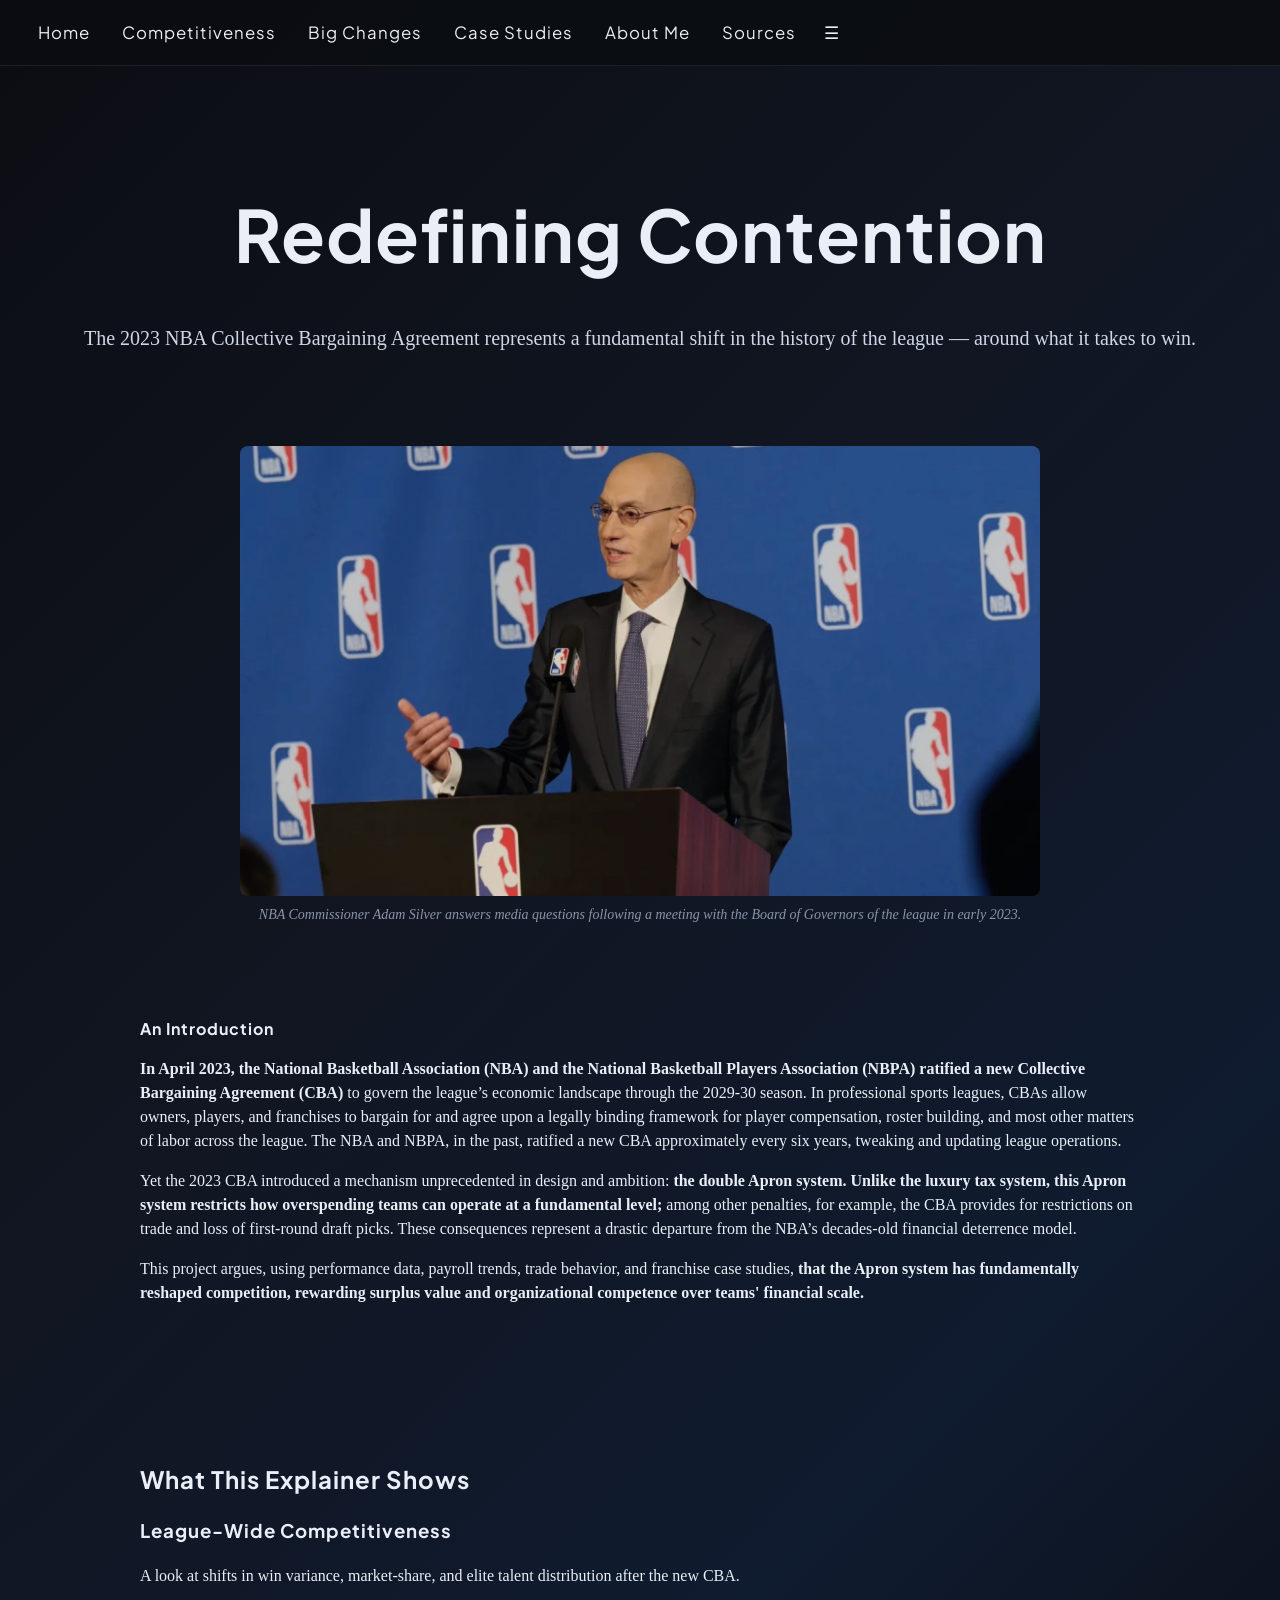
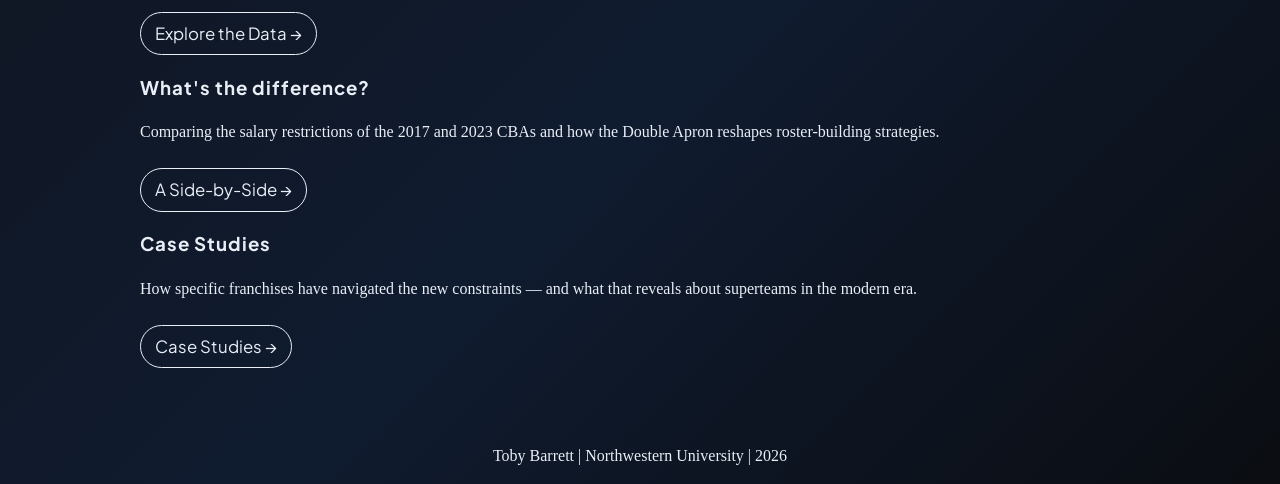
<file: index.html>
<!DOCTYPE html>
<html lang="en">

<head>
  <meta charset="UTF-8" />
  <meta name="viewport" content="width=device-width, initial-scale=1.0" />
  <title>Redefining Contention | The 2023 NBA CBA</title>
  <link href="https://fonts.googleapis.com/css2?family=Plus+Jakarta+Sans:wght@400;500;600&display=swap" rel="stylesheet">
  <link rel="stylesheet" href="style.css">
</head>

<body>

  <!-- nav bar content, different buttons-->
  <div class="navbar">
    <!--separate buttons on the nav that lead to different web pages-->
    <div class="nav-buttons">
      <a href="index.html" class="nav-item">Home</a>
      <a href="metrics.html" class="nav-item">Competitiveness</a>
      <a href="comparison.html" class="nav-item">Big Changes</a>
      <a href="cases.html" class="nav-item">Case Studies</a>
      <a href="aboutme.html" class="nav-item">About Me</a>
      <a href="sources.html" class="nav-item">Sources</a>
    </div>
    <div class="nav-item hamburger">☰</div>
  </div>

  <!-- hero -->
  <section class="hero">
      <h1>Redefining Contention</h1>
      <p class="heading subhead">
        The 2023 NBA Collective Bargaining Agreement represents a fundamental shift in the history of the league — around what it takes to win. 
      </p>
  </section>

<!-- picture of Adam Silver-->
<figure class="img-container">
  <img src="adamsilverrrrrr.jpg" alt="Adam Silver" class="hero-img">
  <figcaption class="img-caption">NBA Commissioner Adam Silver answers media questions following a meeting with the Board of Governors of the league in early 2023.
  </figcaption>
</figure>

  <!--introduction section, explaining what this webpage is about-->
  <section class="container intro">
    <p class="kicker">An Introduction</p>
    <p><strong>In April 2023, the National Basketball Association (NBA) and the National Basketball Players Association (NBPA) ratified a new Collective Bargaining Agreement (CBA)</strong> to govern the league’s economic landscape through the 2029-30 season. In professional sports leagues, CBAs allow owners, players, and franchises to bargain for and agree upon a legally binding framework for player compensation, roster building, and most other matters of labor across the league. The NBA and NBPA, in the past, ratified a new CBA approximately every six years, tweaking and updating league operations. 
    </p>
    <p>Yet the 2023 CBA introduced a mechanism unprecedented in design and ambition:<strong> the double Apron system. Unlike the luxury tax system, this Apron system restricts how overspending teams can operate at a fundamental level;</strong> among other penalties, for example, the CBA provides for restrictions on trade and loss of first-round draft picks. These consequences represent a drastic departure from the NBA’s decades-old financial deterrence model.
    </p>
    <p> This project argues, using performance data, payroll trends, trade behavior, and franchise case studies, <strong>that the Apron system has fundamentally reshaped competition, rewarding surplus value and organizational competence over teams' financial scale.</strong>
    </p>
  </section>

  <!-- links to other pages -->
  <section class="container other-pages">
    <h2>What This Explainer Shows</h2>

    <div>

      <div>
        <h3>League-Wide Competitiveness</h3>
        <p>
          A look at shifts in win variance, market-share, and elite talent distribution after the new CBA.
        </p>
        <a href="metrics.html" class="button">Explore the Data →</a>
      </div>

      <div>
        <h3>What's the difference?</h3>
        <p>
          Comparing the salary restrictions of the 2017 and 2023 CBAs and how the Double Apron reshapes roster-building
          strategies.
        </p> 
        <a href="comparison.html" class="button"> A Side-by-Side →</a>
      </div>

      <div>
        <h3>Case Studies</h3>
        <p>
          How specific franchises have navigated the new constraints — and what that reveals
          about superteams in the modern era.
        </p> 
        <a href="cases.html" class="button">Case Studies →</a>
      </div>
    </div>
  </section>

  <!-- footer -->
  <footer class="footer">
    <p>
      Toby Barrett | Northwestern University | 2026
    </p>
  </footer>

  <script src="nav.js"></script>
</body>
<script src="nav.js"></script>
</html>
</file>
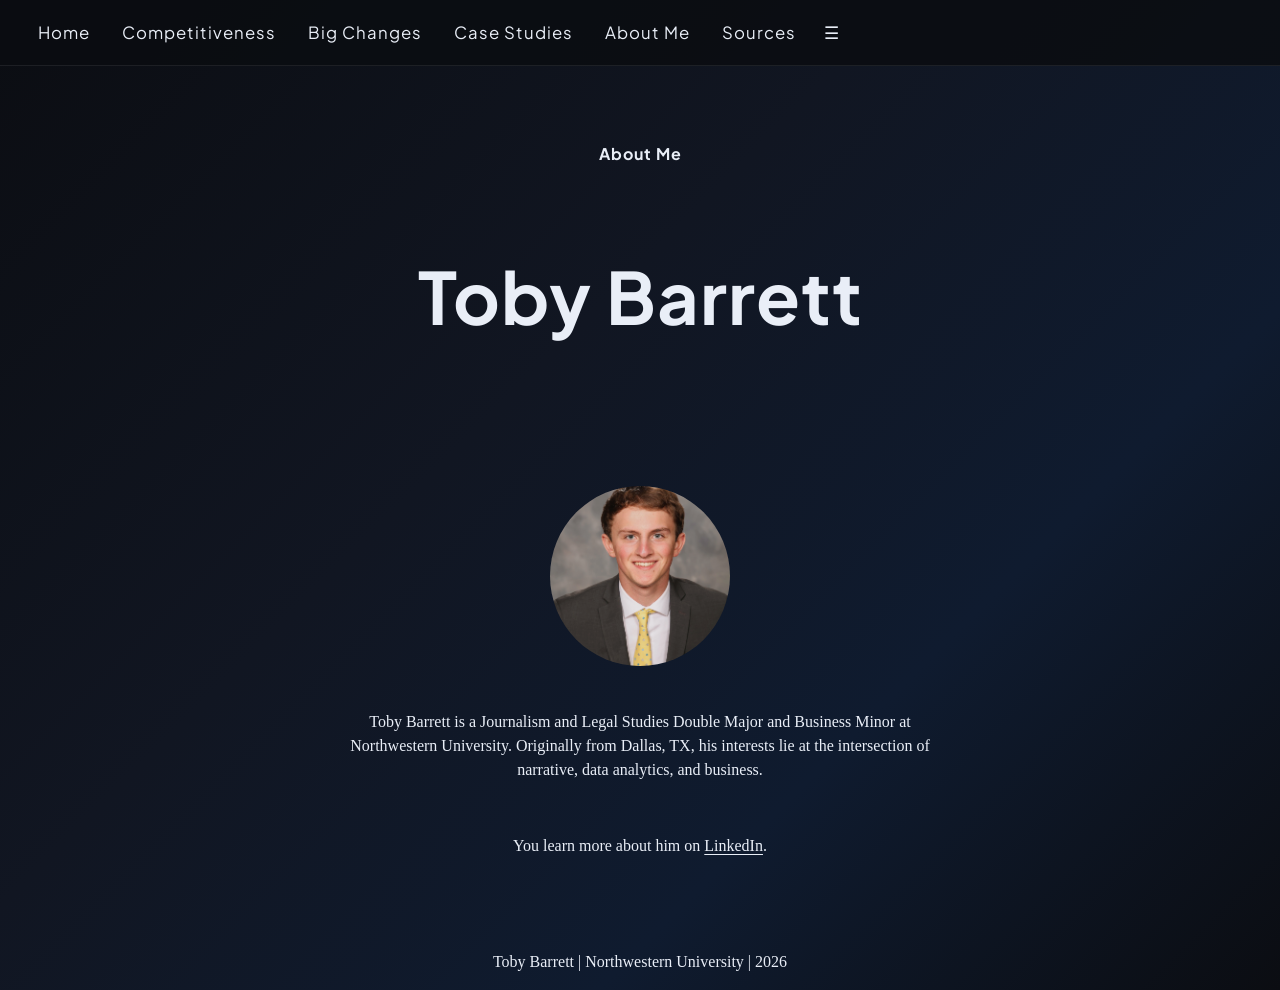
<file: aboutme.html>
<!DOCTYPE html>
<html lang="en">

<head>
  <meta charset="UTF-8" />
  <meta name="viewport" content="width=device-width, initial-scale=1.0" />
  <title>Redefining Contention | The 2023 NBA CBA</title>
  <link href="https://fonts.googleapis.com/css2?family=Plus+Jakarta+Sans:wght@400;500;600&display=swap" rel="stylesheet">
  <link rel="stylesheet" href="style.css">
</head>

<body>

  <!-- nav bar content, different buttons-->
  <div class="navbar">
    <!--separate buttons on the nav that lead to different web pages-->
    <div class="nav-buttons">
      <a href="index.html" class="nav-item">Home</a>
      <a href="metrics.html" class="nav-item">Competitiveness</a>
      <a href="comparison.html" class="nav-item">Big Changes</a>
      <a href="cases.html" class="nav-item">Case Studies</a>
      <a href="aboutme.html" class="nav-item">About Me</a>
      <a href="sources.html" class="nav-item">Sources</a>
    </div>
    <div class="nav-item hamburger">☰</div>
  </div>

<!-- hero -->
  <section class="hero">
    <p class="kicker">About Me</p>
    <h1>Toby Barrett</h1>
  </section>

  <!-- about content -->
  <section class="container about-section">
    <img src="BarrettTobias headshot.jpg" alt="Toby Barrett" class="headshot" />
    <p>
      Toby Barrett is a Journalism and Legal Studies Double Major and Business Minor at Northwestern University. Originally from Dallas, TX, his interests lie at the intersection of narrative, data analytics, and business.
    </p>
    <p>
      You learn more about him on <a href="https://www.linkedin.com/in/tobyybarrett/" class="about-link">LinkedIn</a>.
    </p>
  </section>

  <!-- footer -->
  <footer class="footer">
    <p>Toby Barrett | Northwestern University | 2026</p>
  </footer>

<script src="nav.js"></script>

</body>
</html>
</file>
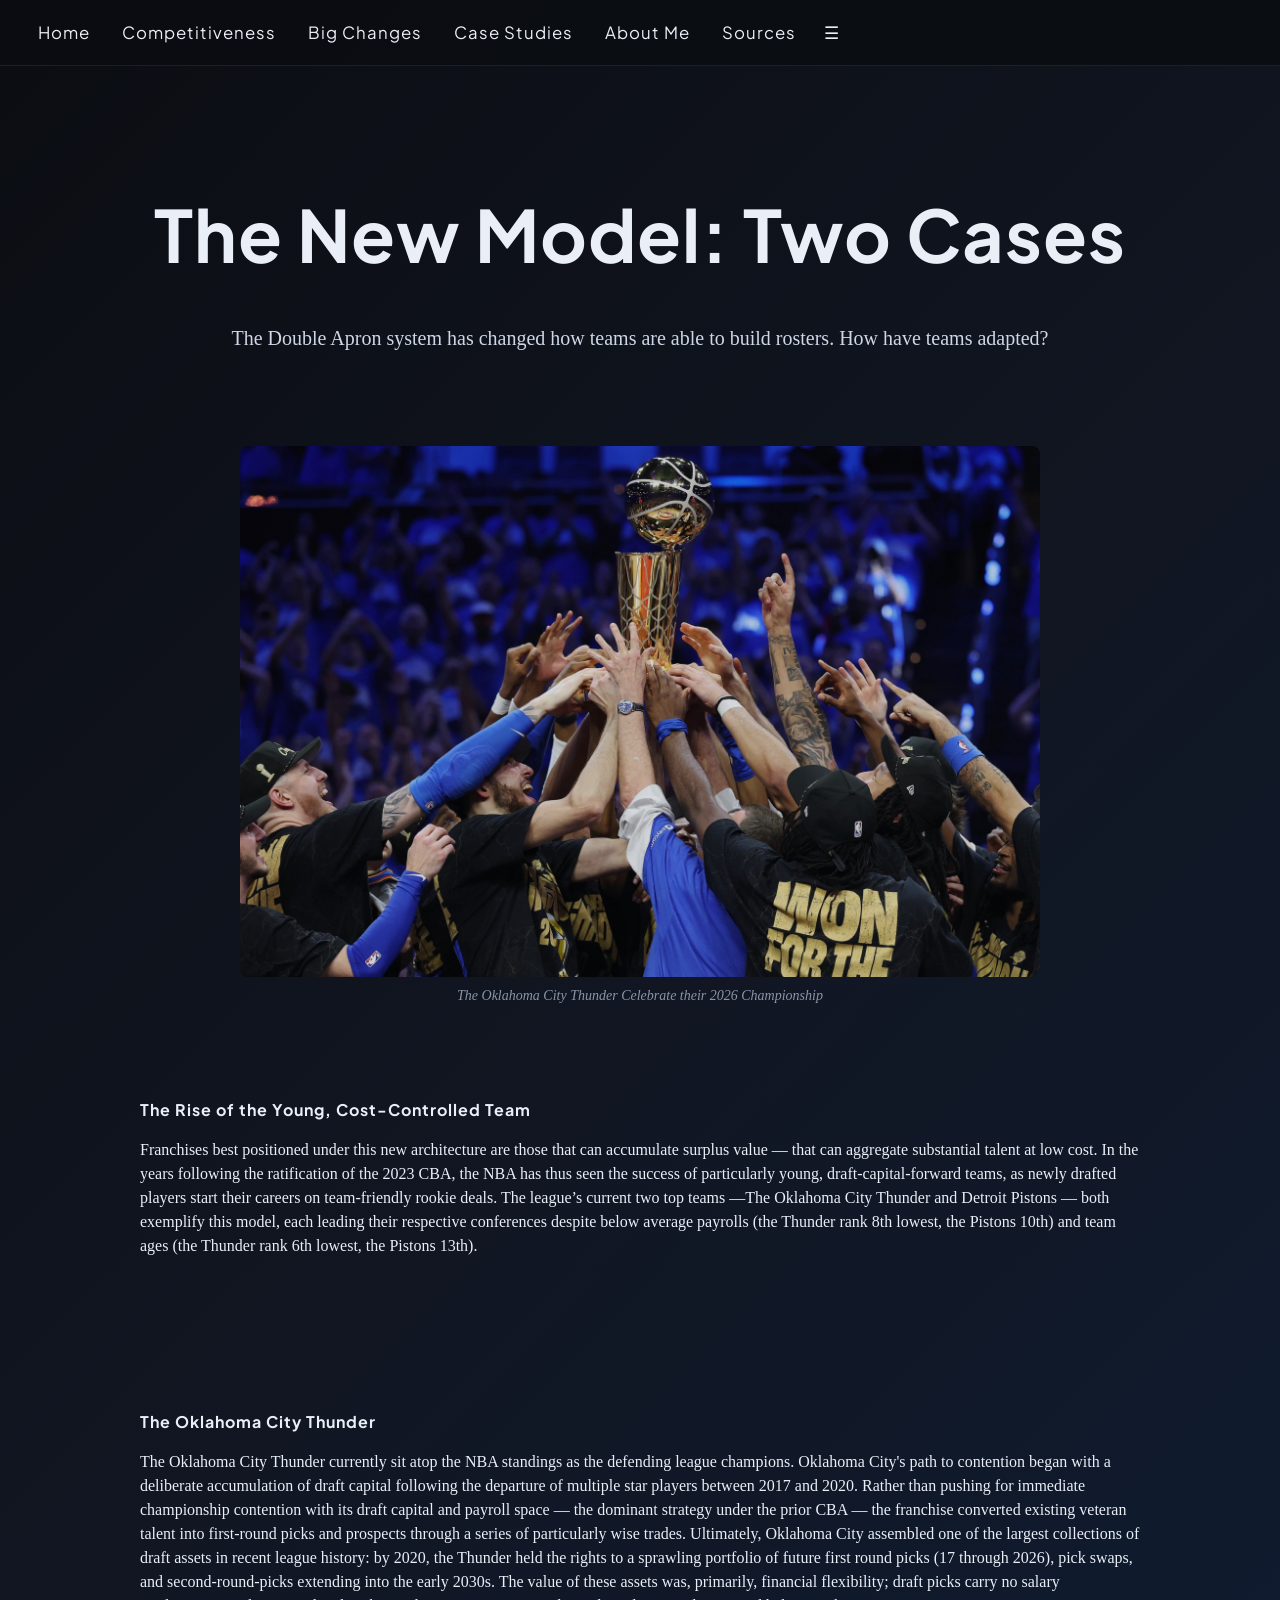
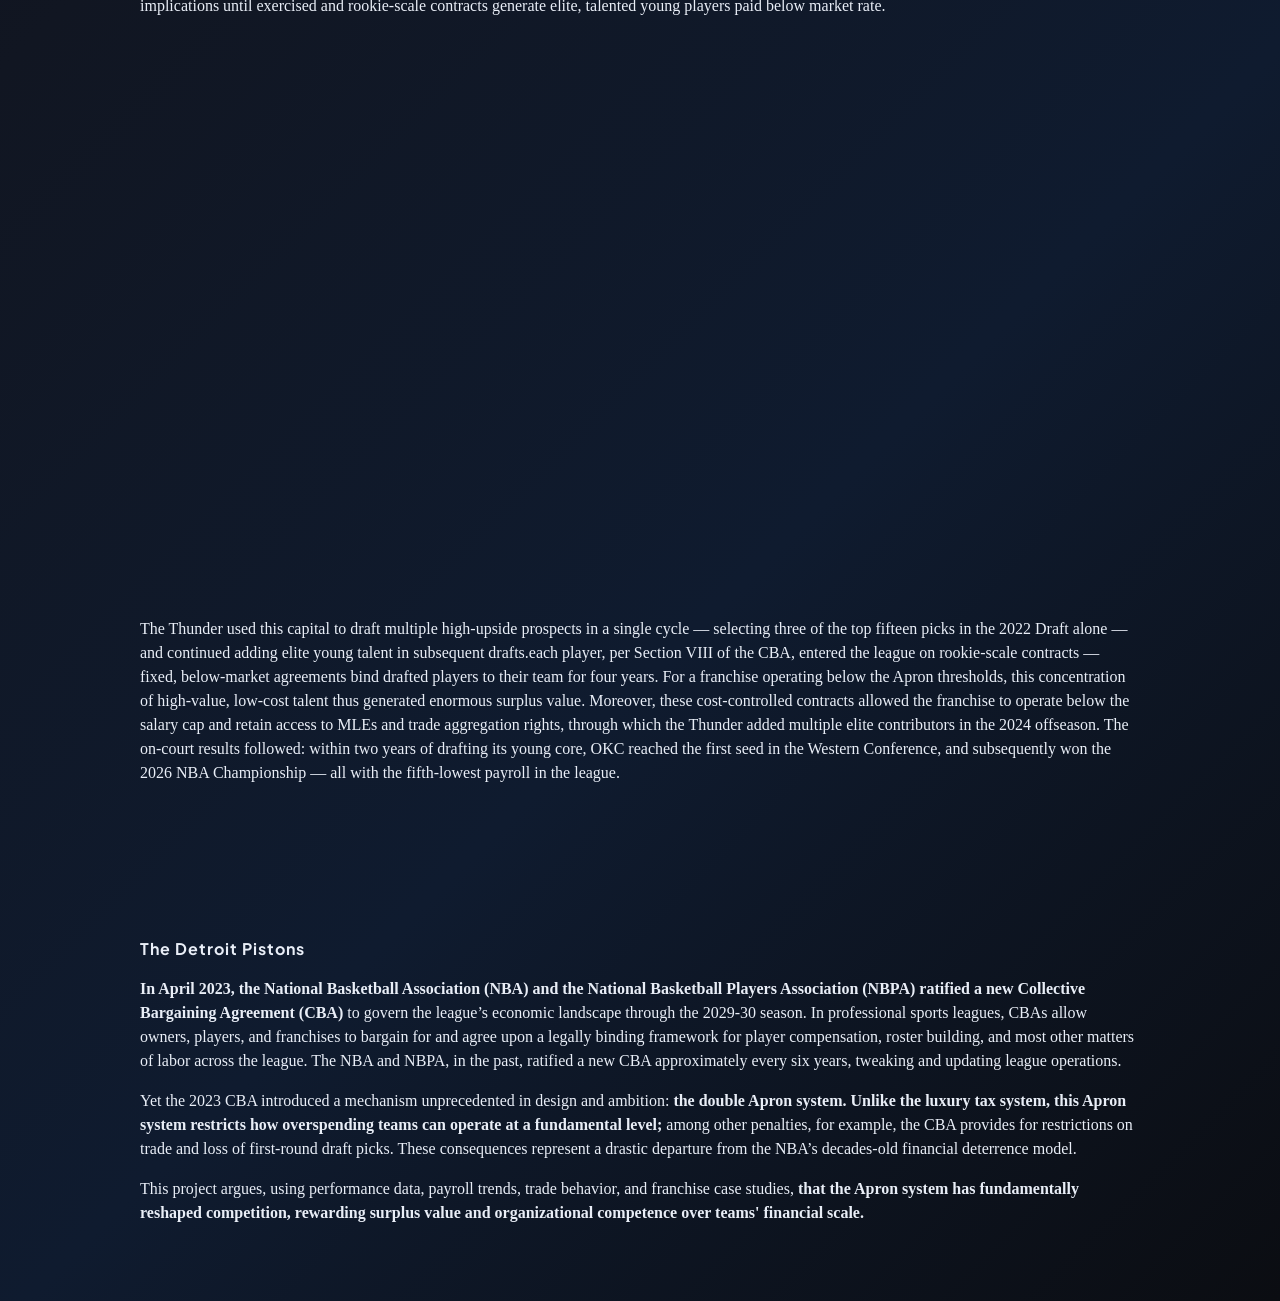
<file: cases.html>
<!DOCTYPE html>
<html lang="en">

<head>
  <meta charset="UTF-8" />
  <meta name="viewport" content="width=device-width, initial-scale=1.0" />
  <title>Redefining Contention | The 2023 NBA CBA</title>
  <link href="https://fonts.googleapis.com/css2?family=Plus+Jakarta+Sans:wght@400;500;600&display=swap" rel="stylesheet">
  <link rel="stylesheet" href="style.css">
</head>

<body>

  <!-- nav bar content, different buttons-->
  <div class="navbar">
    <!--separate buttons on the nav that lead to different web pages-->
    <div class="nav-buttons">
      <a href="index.html" class="nav-item">Home</a>
      <a href="metrics.html" class="nav-item">Competitiveness</a>
      <a href="comparison.html" class="nav-item">Big Changes</a>
      <a href="cases.html" class="nav-item">Case Studies</a>
      <a href="aboutme.html" class="nav-item">About Me</a>
      <a href="sources.html" class="nav-item">Sources</a>
    </div>
    <div class="nav-item hamburger">☰</div>
  </div>

<!-- hero -->
  <section class="hero">
      <h1>The New Model: Two Cases</h1>
      <p class="heading subhead">
      The Double Apron system has changed how teams are able to build rosters. How have teams adapted?
      </p>
  </section>

  <!--picture of OKC Thunder-->
<figure class="img-container">
  <img src="zthundercelebrating.jpg" alt="OKC Thunder 2026 Championship" class="hero-img">
  <figcaption class="img-caption">The Oklahoma City Thunder Celebrate their 2026 Championship
  </figcaption>
</figure>

 <!--intro to cases-->
  <section class="container intro">
    <p class="kicker">The Rise of the Young, Cost-Controlled Team</p>
    <p> Franchises best positioned under this new architecture are those that can accumulate surplus value — that can aggregate substantial talent at low cost. In the years following the ratification of the 2023 CBA, the NBA has thus seen the success of particularly young, draft-capital-forward teams, as newly drafted players start their careers on team-friendly rookie deals. The league’s current two top teams —The Oklahoma City Thunder and Detroit Pistons — both exemplify this model, each leading their respective conferences despite below average payrolls (the Thunder rank 8th lowest, the Pistons 10th) and team ages (the Thunder rank 6th lowest, the Pistons 13th).
    </p>
  </section>

  <!--Thunder case study-->
  <section class="container intro">
    <p class="kicker">The Oklahoma City Thunder</p>
    <p>The Oklahoma City Thunder currently sit atop the NBA standings as the defending league champions. Oklahoma City's path to contention began with a deliberate accumulation of draft capital following the departure of multiple star players between 2017 and 2020. Rather than pushing for immediate championship contention with its draft capital and payroll space — the dominant strategy under the prior CBA — the franchise converted existing veteran talent into first-round picks and prospects through a series of particularly wise trades. Ultimately, Oklahoma City assembled one of the largest collections of draft assets in recent league history: by 2020, the Thunder held the rights to a sprawling portfolio of future first round picks (17 through 2026), pick swaps, and second-round-picks extending into the early 2030s. The value of these assets was, primarily, financial flexibility; draft picks carry no salary implications until exercised and rookie-scale contracts generate elite, talented young players paid below market rate. 
    </p>
    <div class="video-wrapper">
  <iframe src="https://www.youtube.com/embed/spmBNxDA3HY?si=5pwbggqavjssM1fn" title="YouTube video player" frameborder="0" allow="accelerometer; autoplay; clipboard-write; encrypted-media; gyroscope; picture-in-picture; web-share" referrerpolicy="strict-origin-when-cross-origin" allowfullscreen></iframe>
</div>
    <p>The Thunder used this capital to draft multiple high-upside prospects in a single cycle — selecting three of the top fifteen picks in the 2022 Draft alone — and continued adding elite young talent in subsequent drafts.each player, per Section VIII of the CBA, entered the league on rookie-scale contracts — fixed, below-market agreements bind drafted players to their team for four years. For a franchise operating below the Apron thresholds, this concentration of high-value, low-cost talent thus generated enormous surplus value. Moreover, these cost-controlled contracts allowed the franchise to operate below the salary cap and retain access to MLEs and trade aggregation rights, through which the Thunder added multiple elite contributors in the 2024 offseason. The on-court results followed: within two years of drafting its young core, OKC reached the first seed in the Western Conference, and subsequently won the 2026 NBA Championship — all with the fifth-lowest payroll in the league.
    </p>
  </section>

<!--Pistons case study-->
  <section class="container intro">
    <p class="kicker">The Detroit Pistons</p>
    <p><strong>In April 2023, the National Basketball Association (NBA) and the National Basketball Players Association (NBPA) ratified a new Collective Bargaining Agreement (CBA)</strong> to govern the league’s economic landscape through the 2029-30 season. In professional sports leagues, CBAs allow owners, players, and franchises to bargain for and agree upon a legally binding framework for player compensation, roster building, and most other matters of labor across the league. The NBA and NBPA, in the past, ratified a new CBA approximately every six years, tweaking and updating league operations. 
    </p>
    <p>Yet the 2023 CBA introduced a mechanism unprecedented in design and ambition:<strong> the double Apron system. Unlike the luxury tax system, this Apron system restricts how overspending teams can operate at a fundamental level;</strong> among other penalties, for example, the CBA provides for restrictions on trade and loss of first-round draft picks. These consequences represent a drastic departure from the NBA’s decades-old financial deterrence model.
    </p>
    <p> This project argues, using performance data, payroll trends, trade behavior, and franchise case studies, <strong>that the Apron system has fundamentally reshaped competition, rewarding surplus value and organizational competence over teams' financial scale.</strong>
    </p>
  </section>

  <script src="nav.js"></script>
</body>
</file>
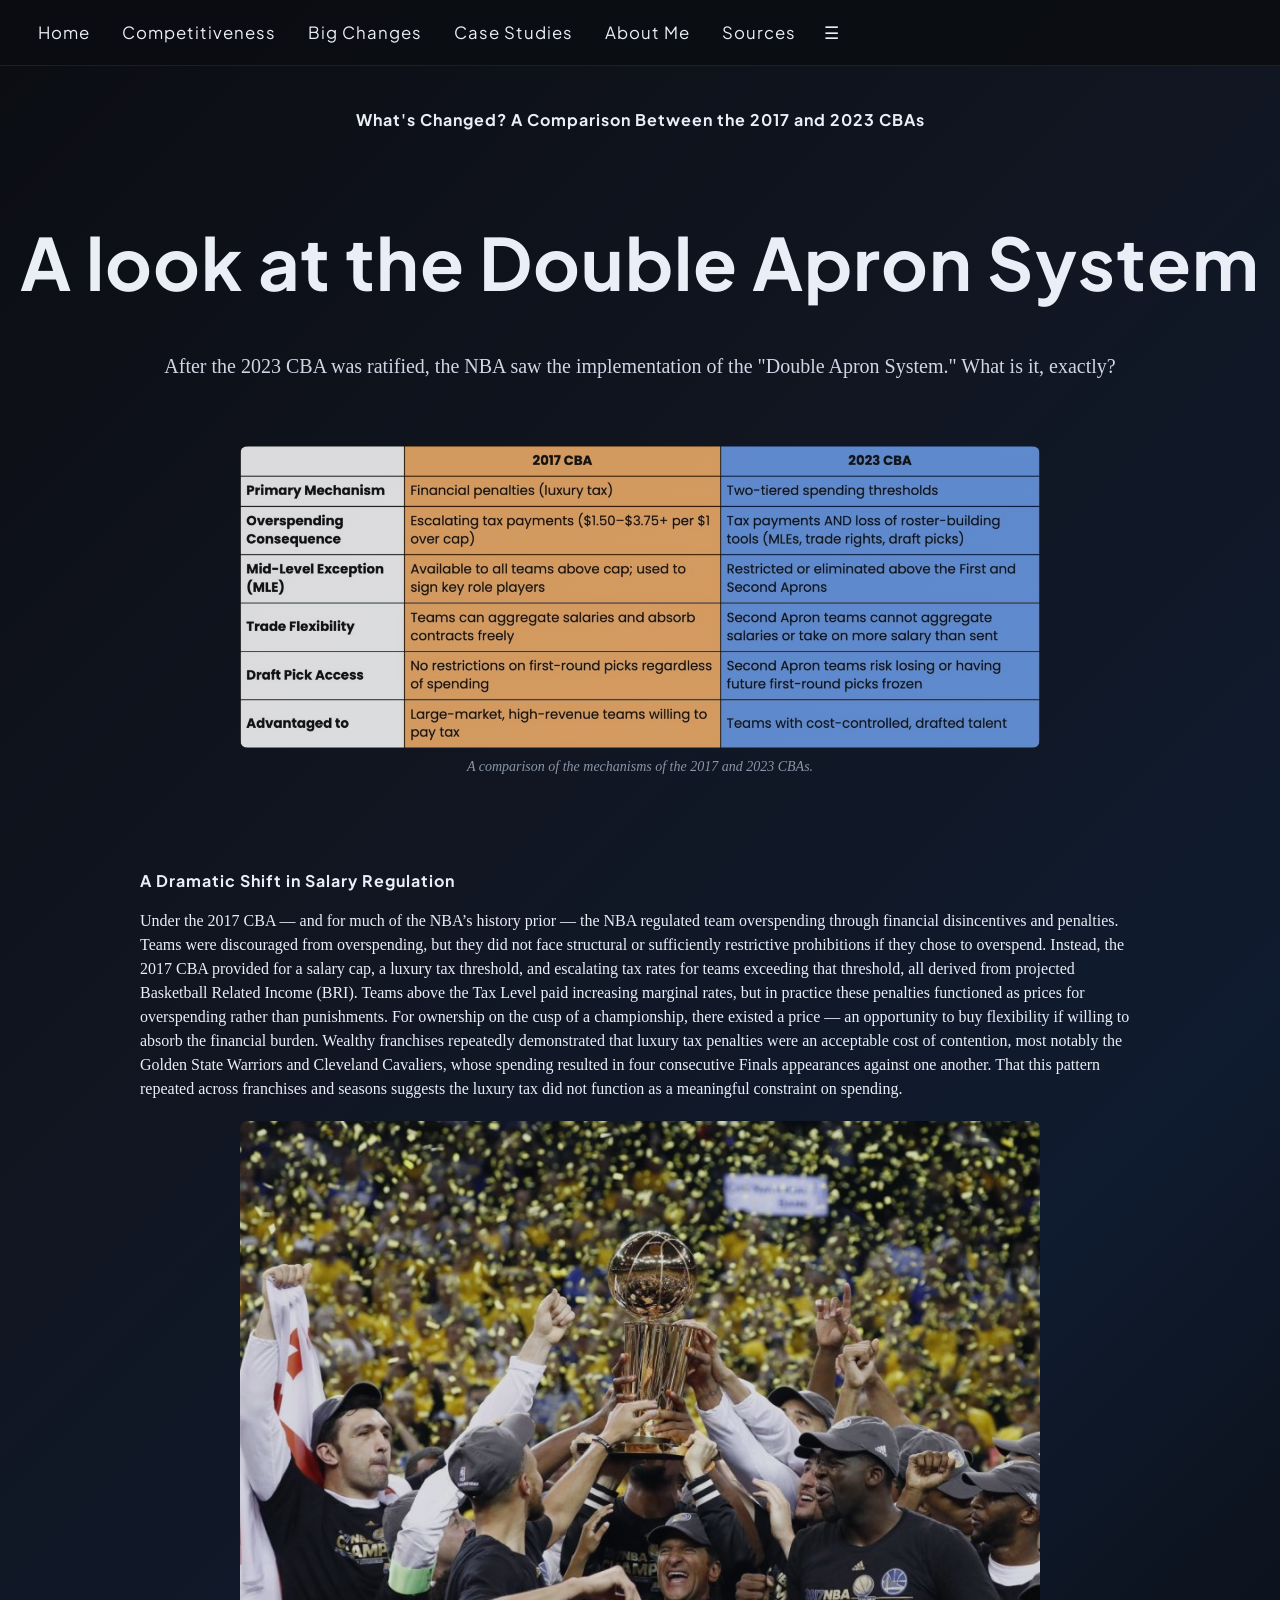
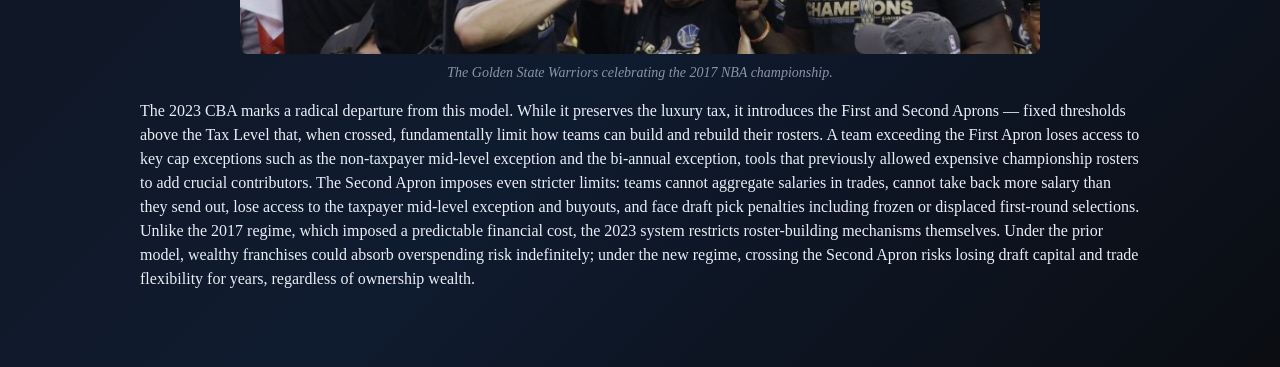
<file: comparison.html>
<!DOCTYPE html>
<html lang="en">

<head>
  <meta charset="UTF-8" />
  <meta name="viewport" content="width=device-width, initial-scale=1.0" />
  <title>Redefining Contention | The 2023 NBA CBA</title>
  <link href="https://fonts.googleapis.com/css2?family=Plus+Jakarta+Sans:wght@400;500;600&display=swap" rel="stylesheet">
  <link rel="stylesheet" href="style.css">
</head>

<body>

  <!-- nav bar content, different buttons-->
  <div class="navbar">
    <!--separate buttons on the nav that lead to different web pages-->
    <div class="nav-buttons">
      <a href="index.html" class="nav-item">Home</a>
      <a href="metrics.html" class="nav-item">Competitiveness</a>
      <a href="comparison.html" class="nav-item">Big Changes</a>
      <a href="cases.html" class="nav-item">Case Studies</a>
      <a href="aboutme.html" class="nav-item">About Me</a>
      <a href="sources.html" class="nav-item">Sources</a>
    </div>
    <div class="nav-item hamburger">☰</div>
  </div>

  <!-- hero -->
  <section class="hero">
    <p class="kicker">What's Changed? A Comparison Between the 2017 and 2023 CBAs</p>
    <h1>A look at the Double Apron System</h1>
    <p class="heading subhead">
    After the 2023 CBA was ratified, the NBA saw the implementation of the "Double Apron System." What is it, exactly?
    </p>
  </section>

  <!-- picture of table-->
<figure class="img-container">
  <img src="tablecbadifferences.jpg" alt="CBA Comparison" class="hero-img">
  <figcaption class="img-caption">A comparison of the mechanisms of the 2017 and 2023 CBAs.
  </figcaption>
</figure>

 <section class="container intro">
    <p class="kicker">A Dramatic Shift in Salary Regulation</p>
    <p>Under the 2017 CBA — and for much of the NBA’s history prior — the NBA regulated team overspending through financial disincentives and penalties. Teams were discouraged from overspending, but they did not face structural or sufficiently restrictive prohibitions if they chose to overspend. Instead, the 2017 CBA provided for a salary cap, a luxury tax threshold, and escalating tax rates for teams exceeding that threshold, all derived from projected Basketball Related Income (BRI). Teams above the Tax Level paid increasing marginal rates, but in practice these penalties functioned as prices for overspending rather than punishments. For ownership on the cusp of a championship, there existed a price — an opportunity to buy flexibility if willing to absorb the financial burden. Wealthy franchises repeatedly demonstrated that luxury tax penalties were an acceptable cost of contention, most notably the Golden State Warriors and Cleveland Cavaliers, whose spending resulted in four consecutive Finals appearances against one another. That this pattern repeated across franchises and seasons suggests the luxury tax did not function as a meaningful constraint on spending. 
    </p>
    <figure class="img-container">
  <img src="warriorscelebrating.jpg" alt="The Golden State Warriors celebrate a championship victory" class="hero-img">
  <figcaption class="img-caption">The Golden State Warriors celebrating the 2017 NBA championship.
  </figcaption>
</figure>
    <p>The 2023 CBA marks a radical departure from this model. While it preserves the luxury tax, it introduces the First and Second Aprons — fixed thresholds above the Tax Level that, when crossed, fundamentally limit how teams can build and rebuild their rosters. A team exceeding the First Apron loses access to key cap exceptions such as the non-taxpayer mid-level exception and the bi-annual exception, tools that previously allowed expensive championship rosters to add crucial contributors. The Second Apron imposes even stricter limits: teams cannot aggregate salaries in trades, cannot take back more salary than they send out, lose access to the taxpayer mid-level exception and buyouts, and face draft pick penalties including frozen or displaced first-round selections. Unlike the 2017 regime, which imposed a predictable financial cost, the 2023 system restricts roster-building mechanisms themselves. Under the prior model, wealthy franchises could absorb overspending risk indefinitely; under the new regime, crossing the Second Apron risks losing draft capital and trade flexibility for years, regardless of ownership wealth.
    </p>
  </section>

  <script src="nav.js"></script>
</body>
</file>
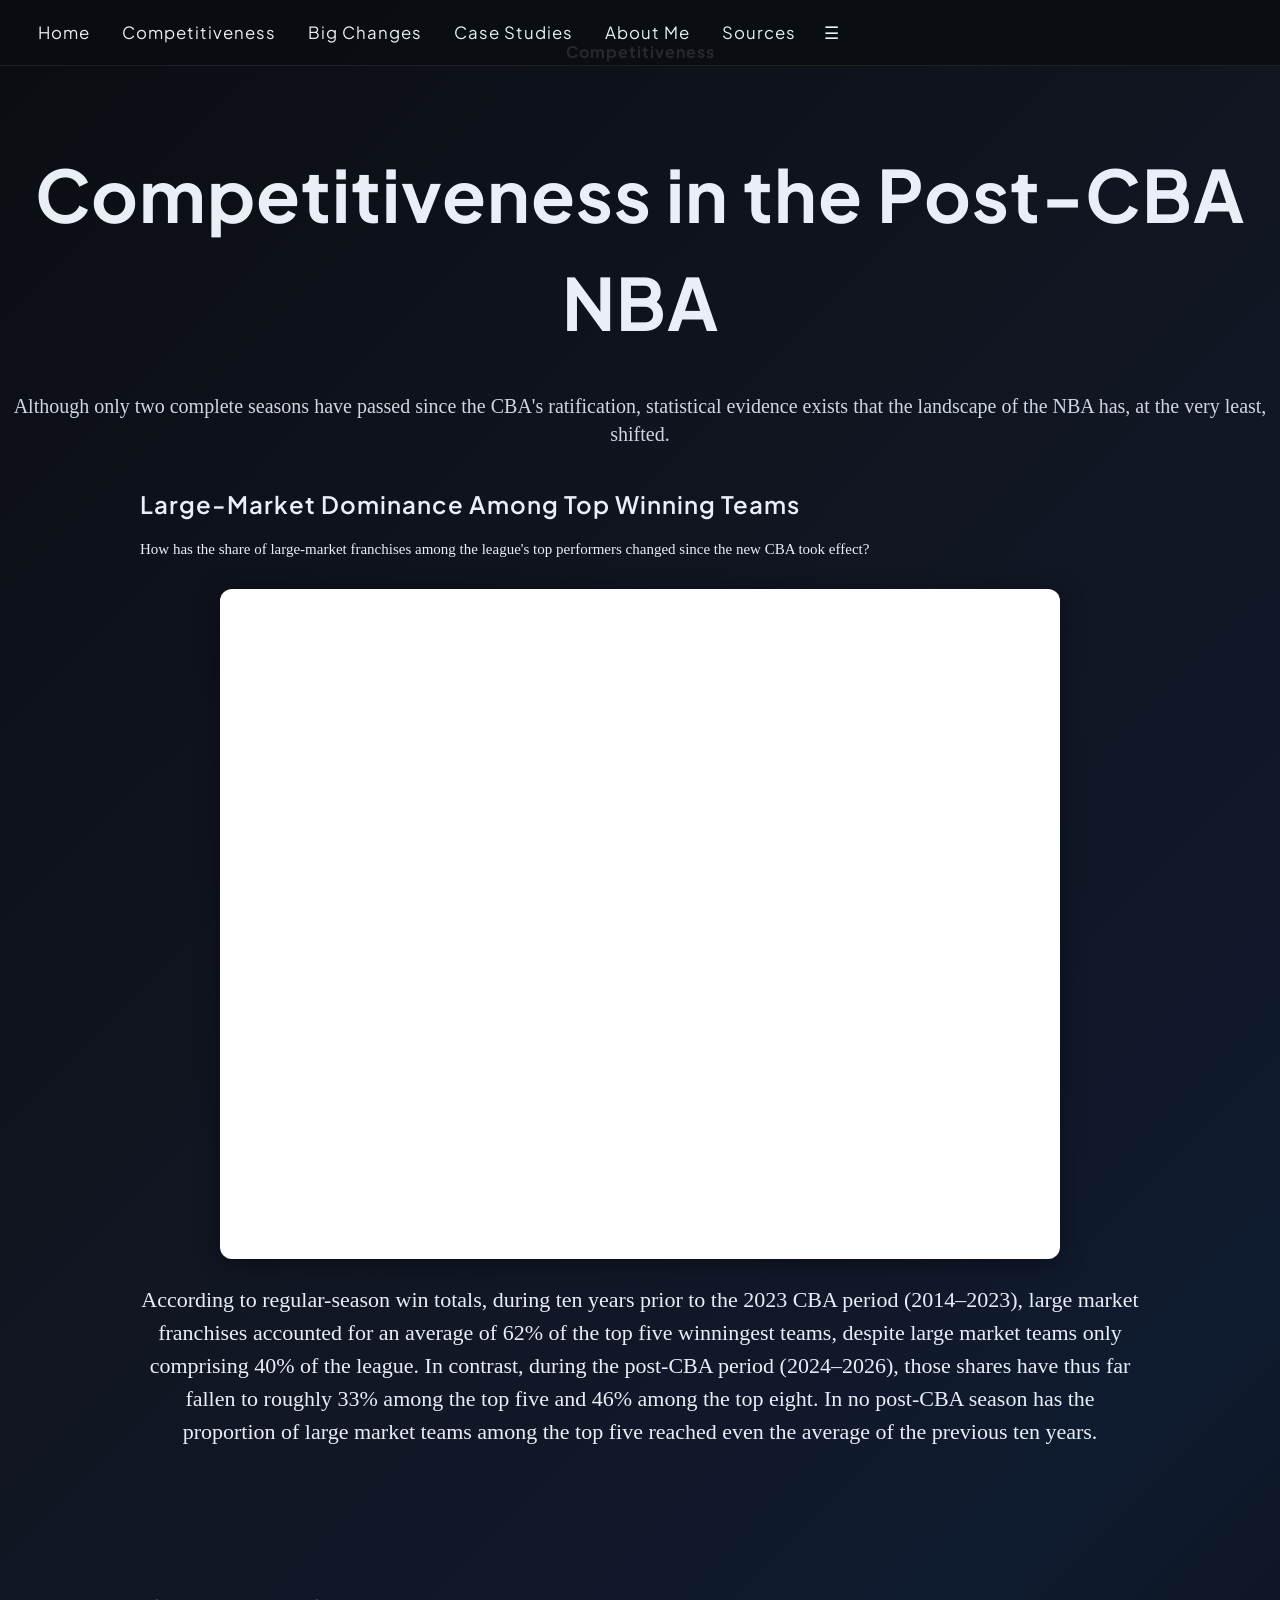
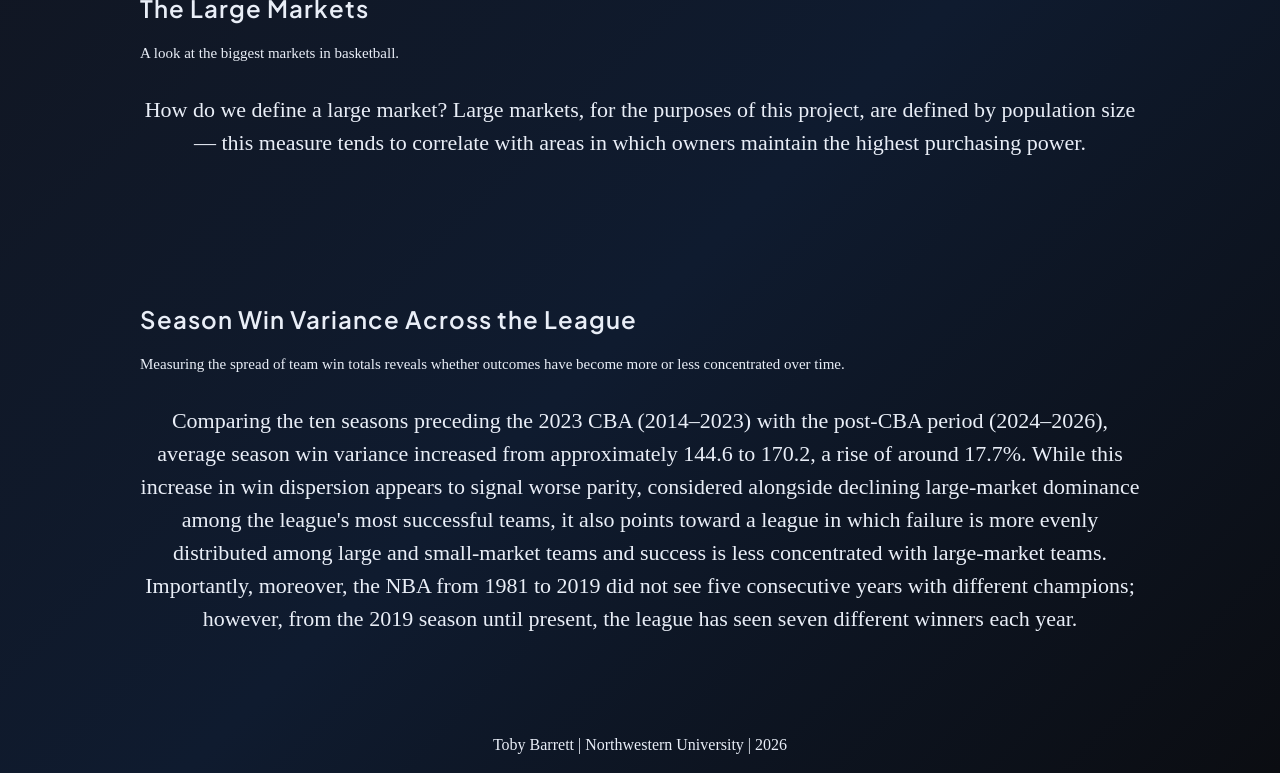
<file: metrics.html>
<!DOCTYPE html>
<html lang="en">

<head>
  <meta charset="UTF-8" />
  <meta name="viewport" content="width=device-width, initial-scale=1.0" />
  <title>Redefining Contention | The 2023 NBA CBA</title>
  <link href="https://fonts.googleapis.com/css2?family=Plus+Jakarta+Sans:wght@400;500;600&display=swap" rel="stylesheet">
  <link rel="stylesheet" href="style.css">
</head>

<body>

  <!-- nav bar content, different buttons-->
  <div class="navbar">
    <!--separate buttons on the nav that lead to different web pages-->
    <div class="nav-buttons">
      <a href="index.html" class="nav-item">Home</a>
      <a href="metrics.html" class="nav-item">Competitiveness</a>
      <a href="comparison.html" class="nav-item">Big Changes</a>
      <a href="cases.html" class="nav-item">Case Studies</a>
      <a href="aboutme.html" class="nav-item">About Me</a>
      <a href="sources.html" class="nav-item">Sources</a>
    </div>
    <div class="nav-item hamburger">☰</div>
  </div>

 <!-- hero -->
  <section class="hero">
    <p class="kicker">Competitiveness</p>
    <h1>Competitiveness in the Post-CBA NBA</h1>
    <p class="heading subhead">
      Although only two complete seasons have passed since the CBA's ratification, statistical evidence exists that the landscape of the NBA has, at the very least, shifted.
    </p>
  </section>

  <!--data viz 1 on large market top player share. flourish embed-->
  <section class="container">
    <h2 class="viz-title">Large-Market Dominance Among Top Winning Teams</h2>
    <p class="viz-subhead">How has the share of large-market franchises among the league's top performers changed since the new CBA took effect?</p>
    <div class="storyline-wrapper">
  <iframe src="https://cdn.knightlab.com/libs/storyline/latest/embed/index.html?dataURL=https%3A%2F%2Fdocs.google.com%2Fspreadsheets%2Fd%2Fe%2F2PACX-1vT-GUPMp-lA9GOFEYq0FEsuqS83jphcTKc91x8KkMTUxRhWVVtoIDB5wYtJabf0p0F8wtoxTJtSbfr4%2Fpubhtml&amp;dataYCol=marketshare&amp;dataXCol=year&amp;dataDateFormat=%25Y&amp;chartDateFormat=%25Y&amp;chartYLabel=Large%20Market%20Share%20of%20%22Top%20Players%22%20(%25)&amp;sliderCardTitleCol=title&amp;sliderCardTextCol=text" style="width:100%;height:650px;" frameborder="0" marginwidth="0" marginheight="0" vspace="0" hspace="0"></iframe>
</div>
    <p class="viz-caption">
      According to regular-season win totals, during ten years prior to the 2023 CBA period (2014–2023), large market franchises accounted for an average of 62% of the top five winningest teams, despite large market teams only comprising 40% of the league. In contrast, during the post-CBA period (2024–2026), those shares have thus far fallen to roughly 33% among the top five and 46% among the top eight. In no post-CBA season has the proportion of large market teams among the top five reached even the average of the previous ten years.
    </p>
  </section>

  <!--data viz 2 on defining large markets. flourish embed-->
  <section class="container">
    <h2 class="viz-title">The Large Markets</h2>
    <p class="viz-subhead">A look at the biggest markets in basketball.</p>
    <div class="flourish-wrapper">
      <div class="flourish-embed flourish-chart" data-src="visualisation/27849219">
        <script src="https://public.flourish.studio/resources/embed.js"></script>
        <noscript><img src="https://public.flourish.studio/visualisation/27849219/thumbnail" width="100%" alt="visualization" /></noscript>
      </div>
    </div>
    <p class="viz-caption">
      How do we define a large market? Large markets, for the purposes of this project, are defined by population size — this measure tends to correlate with areas in which owners maintain the highest purchasing power.
    </p>
  </section>

  <!--data viz 3 on SD/variance -->
  <section class="container">
    <h2 class="viz-title">Season Win Variance Across the League</h2>
    <p class="viz-subhead">Measuring the spread of team win totals reveals whether outcomes have become more or less concentrated over time.</p>
    <div class="flourish-wrapper">
      <div class="flourish-embed flourish-chart" data-src="visualisation/27701842">
        <script src="https://public.flourish.studio/resources/embed.js"></script>
        <noscript><img src="https://public.flourish.studio/visualisation/27701842/thumbnail" width="100%" alt="visualization" /></noscript>
      </div>
    </div>
    <p class="viz-caption">
      Comparing the ten seasons preceding the 2023 CBA (2014–2023) with the post-CBA period (2024–2026), average season win variance increased from approximately 144.6 to 170.2, a rise of around 17.7%. While this increase in win dispersion appears to signal worse parity, considered alongside declining large-market dominance among the league's most successful teams, it also points toward a league in which failure is more evenly distributed among large and small-market teams and success is less concentrated with large-market teams. Importantly, moreover, the NBA from 1981 to 2019 did not see five consecutive years with different champions; however, from the 2019 season until present, the league has seen seven different winners each year.
    </p>
  </section>

  <!-- footer -->
  <footer class="footer">
    <p>Toby Barrett | Northwestern University | 2026</p>
  </footer>

</body>
<script src="nav.js"></script>
</html>
</file>
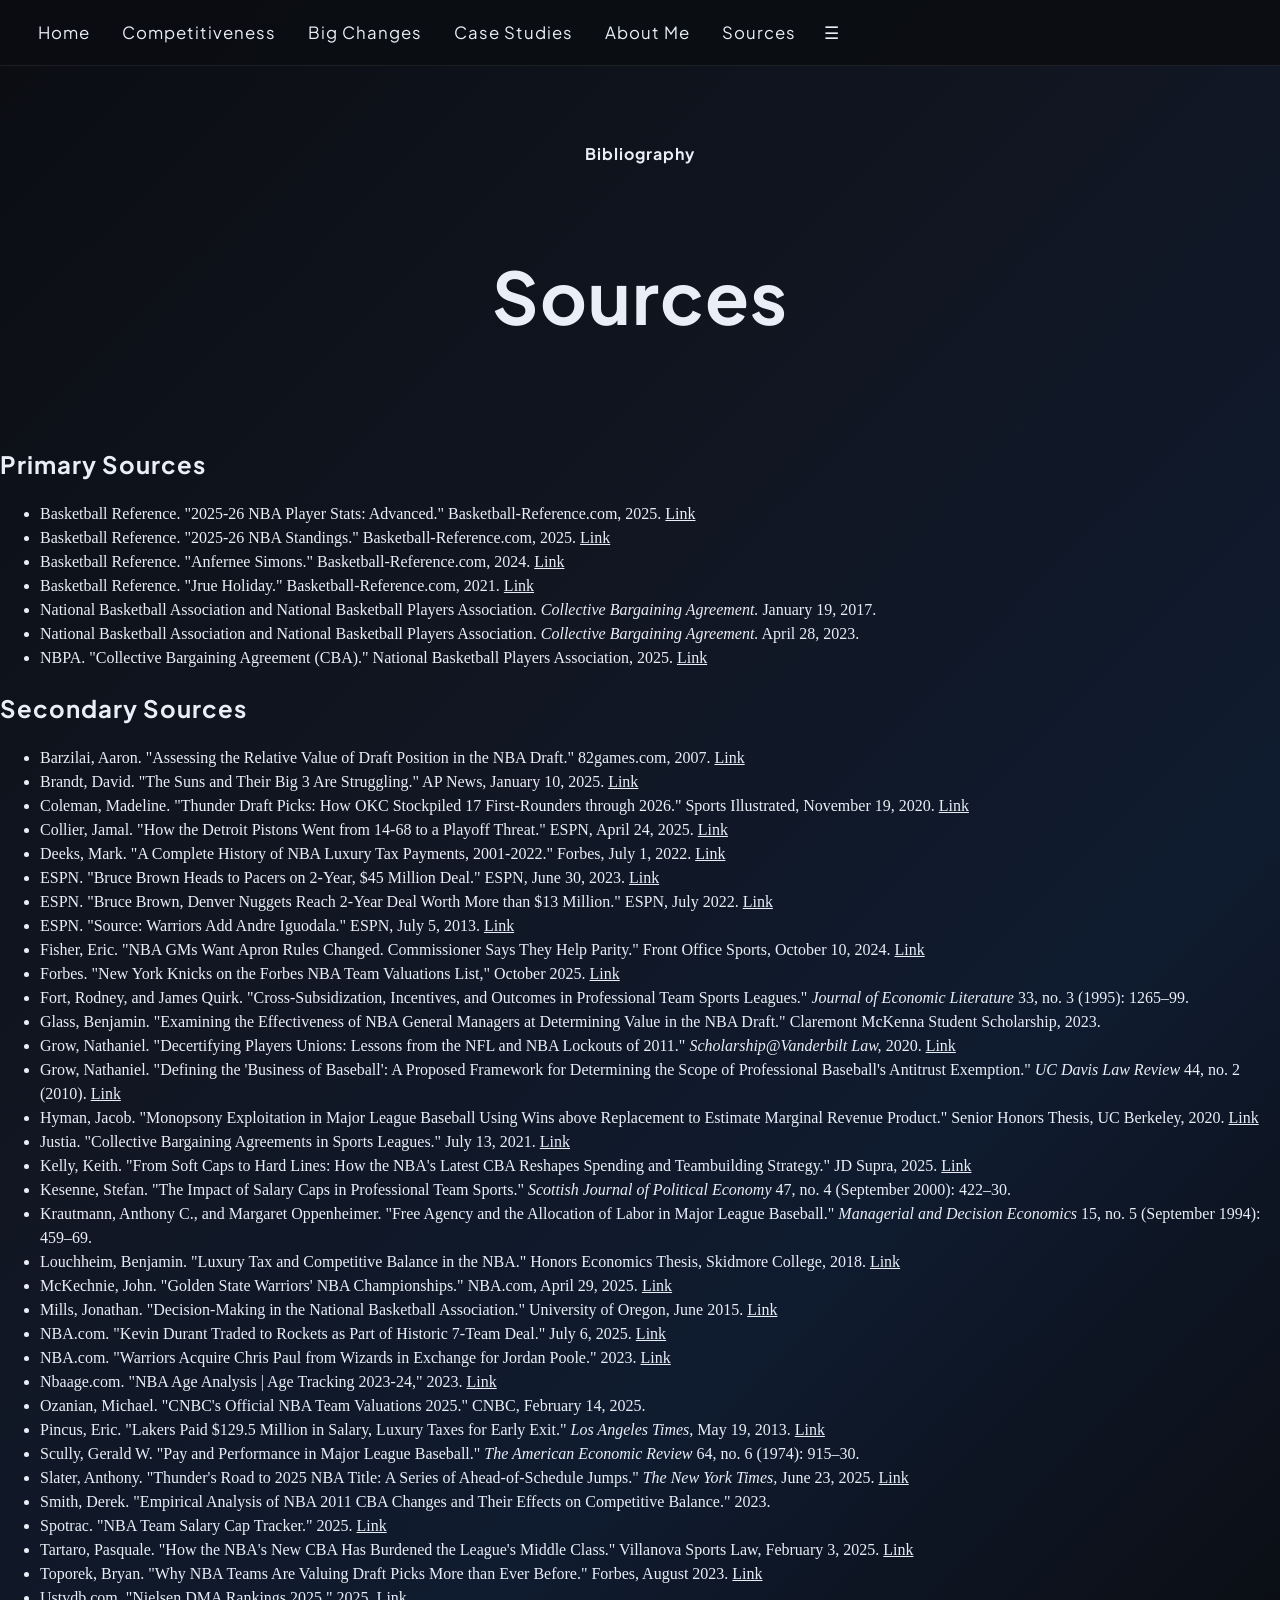
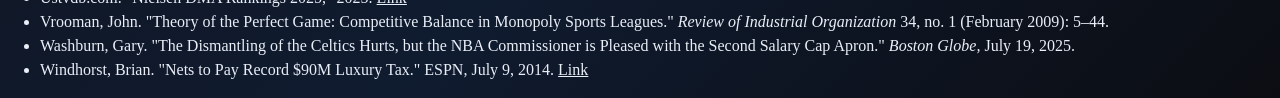
<file: sources.html>
<!DOCTYPE html>
<html lang="en">

<head>
  <meta charset="UTF-8" />
  <meta name="viewport" content="width=device-width, initial-scale=1.0" />
  <title>Redefining Contention | The 2023 NBA CBA</title>
  <link href="https://fonts.googleapis.com/css2?family=Plus+Jakarta+Sans:wght@400;500;600&display=swap" rel="stylesheet">
  <link rel="stylesheet" href="style.css">
</head>

<body>

  <!-- nav bar content, different buttons-->
  <div class="navbar">
    <!--separate buttons on the nav that lead to different web pages-->
    <div class="nav-buttons">
      <a href="index.html" class="nav-item">Home</a>
      <a href="metrics.html" class="nav-item">Competitiveness</a>
      <a href="comparison.html" class="nav-item">Big Changes</a>
      <a href="cases.html" class="nav-item">Case Studies</a>
      <a href="aboutme.html" class="nav-item">About Me</a>
      <a href="sources.html" class="nav-item">Sources</a>
    </div>
    <div class="nav-item hamburger">☰</div>
  </div>

  <!-- hero -->
  <section class="hero">
    <p class="kicker">Bibliography</p>
    <h1>Sources</h1>
  </section>

  <section>

    <h2>Primary Sources</h2>

    <ul>
      <li>Basketball Reference. "2025-26 NBA Player Stats: Advanced." Basketball-Reference.com, 2025. <a href="https://www.basketball-reference.com/leagues/NBA_2026_advanced.html#advanced_stats::ws" class="source-link">Link</a></li>
      <li>Basketball Reference. "2025-26 NBA Standings." Basketball-Reference.com, 2025. <a href="https://www.basketball-reference.com/leagues/NBA_2026_standings.html" class="source-link">Link</a></li>
      <li>Basketball Reference. "Anfernee Simons." Basketball-Reference.com, 2024. <a href="https://www.basketball-reference.com/players/s/simonan01.html" class="source-link">Link</a></li>
      <li>Basketball Reference. "Jrue Holiday." Basketball-Reference.com, 2021. <a href="https://www.basketball-reference.com/players/h/holidjr01.html" class="source-link">Link</a></li>
      <li>National Basketball Association and National Basketball Players Association. <em>Collective Bargaining Agreement.</em> January 19, 2017.</li>
      <li>National Basketball Association and National Basketball Players Association. <em>Collective Bargaining Agreement.</em> April 28, 2023.</li>
      <li>NBPA. "Collective Bargaining Agreement (CBA)." National Basketball Players Association, 2025. <a href="https://nbpa.com/cba" class="source-link">Link</a></li>
    </ul>

<h2>Secondary Sources</h2>

    <ul>
      <li>Barzilai, Aaron. "Assessing the Relative Value of Draft Position in the NBA Draft." 82games.com, 2007. <a href="https://www.82games.com/barzilai1.htm" class="source-link">Link</a></li>
      <li>Brandt, David. "The Suns and Their Big 3 Are Struggling." AP News, January 10, 2025. <a href="https://apnews.com/article/phoenix-suns-beal-durant-booker-6791604d057ca8536d5cdecf73be6adf#" class="source-link">Link</a></li>
      <li>Coleman, Madeline. "Thunder Draft Picks: How OKC Stockpiled 17 First-Rounders through 2026." Sports Illustrated, November 19, 2020. <a href="https://www.si.com/nba/2020/11/19/okc-thunder-17-first-round-picks-through-2026-breakdown" class="source-link">Link</a></li>
      <li>Collier, Jamal. "How the Detroit Pistons Went from 14-68 to a Playoff Threat." ESPN, April 24, 2025. <a href="https://www.espn.com/nba/story/_/id/44819645/how-detroit-pistons-went-14-68-playoff-threat" class="source-link">Link</a></li>
      <li>Deeks, Mark. "A Complete History of NBA Luxury Tax Payments, 2001-2022." Forbes, July 1, 2022. <a href="https://www.forbes.com/sites/markdeeks/2022/07/01/a-complete-history-of-nba-luxury-tax-payments-20012022/" class="source-link">Link</a></li>
      <li>ESPN. "Bruce Brown Heads to Pacers on 2-Year, $45 Million Deal." ESPN, June 30, 2023. <a href="https://www.espn.com/nba/story/_/id/37940992/bruce-brown-heads-pacers-2-year-45-million-deal-nba-free-agency-begins" class="source-link">Link</a></li>
      <li>ESPN. "Bruce Brown, Denver Nuggets Reach 2-Year Deal Worth More than $13 Million." ESPN, July 2022. <a href="https://www.espn.com/nba/story/_/id/34179065/bruce-brown-denver-nuggets-reach-2-year-deal-worth-more-13-million-sources-say" class="source-link">Link</a></li>
      <li>ESPN. "Source: Warriors Add Andre Iguodala." ESPN, July 5, 2013. <a href="https://www.espn.com/nba/story/_/id/9452879/golden-state-warriors-get-andre-iguodala-dwight-howard-chase-source-says" class="source-link">Link</a></li>
      <li>Fisher, Eric. "NBA GMs Want Apron Rules Changed. Commissioner Says They Help Parity." Front Office Sports, October 10, 2024. <a href="https://frontofficesports.com/nba-gms-want-to-change-apron-rules-commissioner-says-they-help-parity/" class="source-link">Link</a></li>
      <li>Forbes. "New York Knicks on the Forbes NBA Team Valuations List," October 2025. <a href="https://www.forbes.com/teams/new-york-knicks/" class="source-link">Link</a></li>
      <li>Fort, Rodney, and James Quirk. "Cross-Subsidization, Incentives, and Outcomes in Professional Team Sports Leagues." <em>Journal of Economic Literature</em> 33, no. 3 (1995): 1265–99.</li>
      <li>Glass, Benjamin. "Examining the Effectiveness of NBA General Managers at Determining Value in the NBA Draft." Claremont McKenna Student Scholarship, 2023.</li>
      <li>Grow, Nathaniel. "Decertifying Players Unions: Lessons from the NFL and NBA Lockouts of 2011." <em>Scholarship@Vanderbilt Law,</em> 2020. <a href="https://scholarship.law.vanderbilt.edu/jetlaw/vol15/iss3/1/" class="source-link">Link</a></li>
      <li>Grow, Nathaniel. "Defining the 'Business of Baseball': A Proposed Framework for Determining the Scope of Professional Baseball's Antitrust Exemption." <em>UC Davis Law Review</em> 44, no. 2 (2010). <a href="https://papers.ssrn.com/sol3/papers.cfm?abstract_id=1579150" class="source-link">Link</a></li>
      <li>Hyman, Jacob. "Monopsony Exploitation in Major League Baseball Using Wins above Replacement to Estimate Marginal Revenue Product." Senior Honors Thesis, UC Berkeley, 2020. <a href="https://econ.berkeley.edu/sites/default/files/Economics%20Senior%20Honors%20Thesis%20-%20Jake%20Hyman.pdf" class="source-link">Link</a></li>
      <li>Justia. "Collective Bargaining Agreements in Sports Leagues." July 13, 2021. <a href="https://www.justia.com/sports-law/collective-bargaining-agreements-in-sports-leagues/" class="source-link">Link</a></li>
      <li>Kelly, Keith. "From Soft Caps to Hard Lines: How the NBA's Latest CBA Reshapes Spending and Teambuilding Strategy." JD Supra, 2025. <a href="https://www.jdsupra.com/legalnews/from-soft-caps-to-hard-lines-how-the-5056409/" class="source-link">Link</a></li>
      <li>Kesenne, Stefan. "The Impact of Salary Caps in Professional Team Sports." <em>Scottish Journal of Political Economy</em> 47, no. 4 (September 2000): 422–30.</li>
      <li>Krautmann, Anthony C., and Margaret Oppenheimer. "Free Agency and the Allocation of Labor in Major League Baseball." <em>Managerial and Decision Economics</em> 15, no. 5 (September 1994): 459–69.</li>
      <li>Louchheim, Benjamin. "Luxury Tax and Competitive Balance in the NBA." Honors Economics Thesis, Skidmore College, 2018. <a href="https://creativematter.skidmore.edu/cgi/viewcontent.cgi?article=1091&context=econ_studt_schol" class="source-link">Link</a></li>
      <li>McKechnie, John. "Golden State Warriors' NBA Championships." NBA.com, April 29, 2025. <a href="https://www.nba.com/news/golden-state-warriors-nba-championships" class="source-link">Link</a></li>
      <li>Mills, Jonathan. "Decision-Making in the National Basketball Association." University of Oregon, June 2015. <a href="https://scholarsbank.uoregon.edu/server/api/core/bitstreams/7d1414f6-576f-4f08-86bc-b953c19c0365/content" class="source-link">Link</a></li>
      <li>NBA.com. "Kevin Durant Traded to Rockets as Part of Historic 7-Team Deal." July 6, 2025. <a href="https://www.nba.com/news/kevin-durant-joins-rockets-7-team-trade" class="source-link">Link</a></li>
      <li>NBA.com. "Warriors Acquire Chris Paul from Wizards in Exchange for Jordan Poole." 2023. <a href="https://www.nba.com/news/warriors-wizards-trade-jordan-poole-chris-paul" class="source-link">Link</a></li>
      <li>Nbaage.com. "NBA Age Analysis | Age Tracking 2023-24," 2023. <a href="https://nbaage.com/23_24" class="source-link">Link</a></li>
      <li>Ozanian, Michael. "CNBC's Official NBA Team Valuations 2025." CNBC, February 14, 2025.</li>
      <li>Pincus, Eric. "Lakers Paid $129.5 Million in Salary, Luxury Taxes for Early Exit." <em>Los Angeles Times,</em> May 19, 2013. <a href="https://www.latimes.com/sports/lakers/lakersnow/la-sp-ln-lakers-salary-luxury-taxes-20130518-story.html" class="source-link">Link</a></li>
      <li>Scully, Gerald W. "Pay and Performance in Major League Baseball." <em>The American Economic Review</em> 64, no. 6 (1974): 915–30.</li>
      <li>Slater, Anthony. "Thunder's Road to 2025 NBA Title: A Series of Ahead-of-Schedule Jumps." <em>The New York Times,</em> June 23, 2025. <a href="https://www.nytimes.com/athletic/6444729/2025/06/23/thunder-2025-nba-championship-path/" class="source-link">Link</a></li>
      <li>Smith, Derek. "Empirical Analysis of NBA 2011 CBA Changes and Their Effects on Competitive Balance." 2023.</li>
      <li>Spotrac. "NBA Team Salary Cap Tracker." 2025. <a href="https://www.spotrac.com/nba/cap/_/year/2016" class="source-link">Link</a></li>
      <li>Tartaro, Pasquale. "How the NBA's New CBA Has Burdened the League's Middle Class." Villanova Sports Law, February 3, 2025. <a href="https://www.novasportslaw.com/post/how-the-nba-s-new-cba-has-burdened-the-league-s-middle-class" class="source-link">Link</a></li>
      <li>Toporek, Bryan. "Why NBA Teams Are Valuing Draft Picks More than Ever Before." Forbes, August 2023. <a href="https://www.forbes.com/sites/bryantoporek/2023/08/01/why-nba-teams-are-valuing-draft-picks-more-than-ever-before/" class="source-link">Link</a></li>
      <li>Ustvdb.com. "Nielsen DMA Rankings 2025," 2025. <a href="https://ustvdb.com/seasons/2024-25/markets/" class="source-link">Link</a></li>
      <li>Vrooman, John. "Theory of the Perfect Game: Competitive Balance in Monopoly Sports Leagues." <em>Review of Industrial Organization</em> 34, no. 1 (February 2009): 5–44.</li>
      <li>Washburn, Gary. "The Dismantling of the Celtics Hurts, but the NBA Commissioner is Pleased with the Second Salary Cap Apron." <em>Boston Globe,</em> July 19, 2025.</li>
      <li>Windhorst, Brian. "Nets to Pay Record $90M Luxury Tax." ESPN, July 9, 2014. <a href="https://www.espn.com/nba/story/_/id/11196384/brooklyn-nets-pay-record-luxury-tax-salary-cap-set" class="source-link">Link</a></li>
    </ul>
  </section>

</body>
</html>
<script src="nav.js"></script>
</body>
</file>
<file: style.css>
/*headlines, headings, kickers use Plus Jakarta*/
h1, h2, h3,.kicker{
  font-family: "Plus Jakarta Sans", sans-serif;
  letter-spacing: 1px;
}

/*main styling stuff*/
body{
  margin: 0;
  /*body more readable in TNR*/
  font-family: "Times New Roman", Times, serif;
  line-height: 1.5;
  color: #e9eef7;

  /*dark black fading into deep blue design*/
  background: linear-gradient(
    135deg,
    #0b0d12 0%,
    #111622 40%,
    #0f1b2f 70%,
    #0b0d12 100%
  );

  min-height: 100vh;
}

.container{
  max-width: 1000px;
  margin-left: auto;
  margin-right: auto;
  padding: 60px 20px;
}

/*styling, alignment and stuff of hero and main headline*/
.hero{
  height: 40vh;
  display: flex;
  flex-direction: column;
  align-items: center;
  justify-content: center;
  text-align: center;
}

.hero h1{
  font-size: 72px;
  margin-bottom: 16px;
}

.heading.subhead{
  font-size: 20px;
  line-height: 1.4;
  color: #cfd6e6;
}

/*all pictures styling*/
.hero-img {
  width: 100%;
  max-width: 800px;
  height: auto;
  display: block;
  margin: 0 auto 8px auto;
  border-radius: 8px;
  opacity: 0.85;
  margin-top: 20px;
}

/*image caption styling, italicizing, and stuff*/
.img-caption {
  text-align: center;
  font-size: 14px;
  color: #8a95a8;
  margin-top: 8px;
  font-style: italic;
}

/*nav bar design*/
.navbar{
  position: sticky;                 
  top: 0;
  /*nav bar sitting on top of any elements while scrolling:*/
  z-index: 10;      
  /*making links, buttons sit side-by-side and be centered vertically*/                
  display: flex;                    
  align-items: center;      
  /*some space between buttons and side and top*/
  padding: 12px 24px;
  background: rgba(11, 13, 18, 0.88);  
  border-bottom: 1px solid rgba(255,255,255,0.08);
}

/* container for nav links, spacing relative to one another */
.nav buttons{
  display: flex;
  gap: 14px;     
}

/*making links on nav bar same color as the rest of the text*/
a{
  color: inherit;
}

/* individual nav bar links */
.nav-item{
    /* makes links side by side, centered, and padded*/
  display: inline-flex;
  align-items: center;
  padding: 8px 14px;
  /*did this to remove the underlining underneath the links*/
  text-decoration: none;
  /*makes the buttons into kind of a pill shape*/
  border-radius: 999px;          

  font-family: "Plus Jakarta Sans", sans-serif;
  font-size: 1.05rem;
  letter-spacing: 1px;
  color: #e9eef7;
}

/* buttons on the main page that take you to other pages, wanted to make them into kind of pill-shaped buttons*/
.button {
  display: inline-block;
  margin-top: 8px;
  padding: 8px 14px;
  border: 1px solid #e9eef7;
  border-radius: 999px;
  text-decoration: none;
  font-family: "Plus Jakarta Sans", sans-serif;
  font-size: 1.05rem;
}

/* to add a white glow when you hover over the nav buttons */
.nav-item:hover{
  background: rgba(255,255,255,0.12);
}

/*removes nav bar for phones/tablets, adds hamburger*/
@media (max-width: 768px) {
  .nav-buttons {
    display: none;
  }
  .hamburger {
    display: inline-flex;
  }

  /*was having some trouble with the hero and headline overlapping with the nav bar*/
  .hero {
    height: auto;
    padding: 60px 20px 30px;
  }
  .hero h1 {
    font-size: 36px;
  }
  .heading.subhead {
    font-size: 16px;
  }
}

/*bolding the kicker*/
.kicker {
  font-weight: 700;
}

/*center-aligning the footer*/
.footer {
  text-align: center;
}

.flourish-wrapper {
  max-width: 580px;
  margin: 0 auto 24px auto;
}

/*styling for flourish data vizes + captions*/
.viz-title {
  font-size: 24px;
  font-weight: 600;
  margin: 0 0 8px 0;
}

.viz-subhead {
  font-size: 15px;
  margin-bottom: 28px;
  line-height: 1.6;
}

.viz-caption {
  text-align: center;
  font-size: 22px;
  margin-top: 8px;
}


/*about section headshot + styling*/
.about-section {
  display: flex;
  flex-direction: column;
  align-items: center;
  text-align: center;
  gap: 20px;
  max-width: 600px;
}

.headshot {
  width: 180px;
  height: 180px;
  object-fit: cover;
  border-radius: 50%;
  opacity: 0.9;
  margin-bottom: 8px;
}

.about-link {
  text-decoration: underline;
  text-underline-offset: 3px;
}

/*YouTube video formatting and styling. same as i used in DPL assignment*/
.video-wrapper{
  margin-top: 20px;
  margin-bottom: 12px;
  border-radius: 12px;
  overflow: hidden;

  width: 100%;
  aspect-ratio: 16 / 9;
}

.video-wrapper iframe{
  width: 100%;
  height: 100%;
  border: 0;
  display: block;
}

/*knight lab storyline styling. was having trouble reading it against dark background, so wrapped it in this white cube*/
.storyline-wrapper {
  max-width: 800px;
  margin: 0 auto 24px auto;
  border-radius: 12px;
  overflow: hidden;
  background: #ffffff;
  padding: 20px 20px 0px 20px;
  box-shadow: 0 4px 24px rgba(0, 0, 0, 0.4);
}

.storyline-wrapper iframe {
  width: 100%;
  height: 650px;
  display: block;
}


.nav.buttons.nav-open {
  display: flex;
  /*to stack links vertically, becasuse looked weird horizontally*/
  flex-direction: column;
  position: absolute;
  /*navbar above dropdown, put it on the left*/
  top: 56px;
  left: 0;
  width: 100%;
  background: rgba(11, 13, 18, 0.97);
  /*padding above and below links, a border, and colors bottom border*/
  padding: 12px 0;
  border-bottom: 1px solid rgba(255, 255, 255, 0.08);
  z-index: 9;
}
</file>
